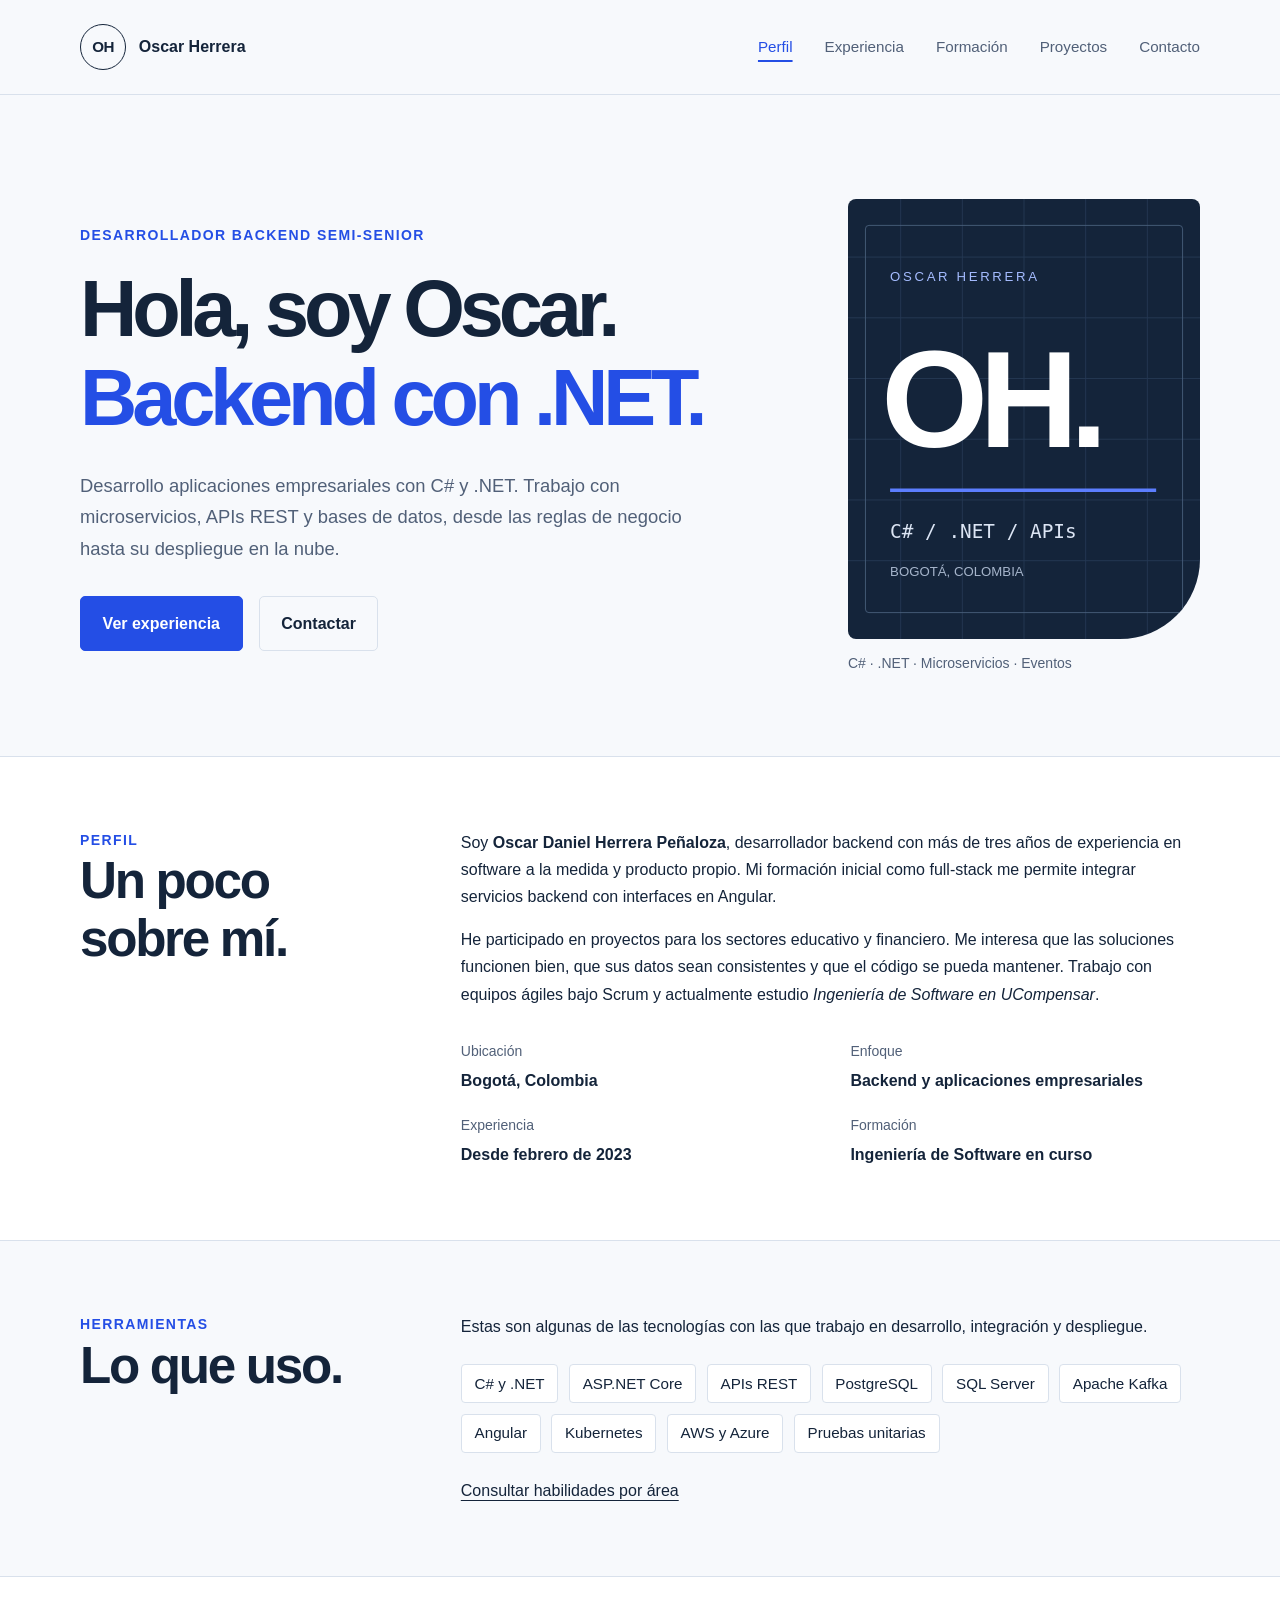
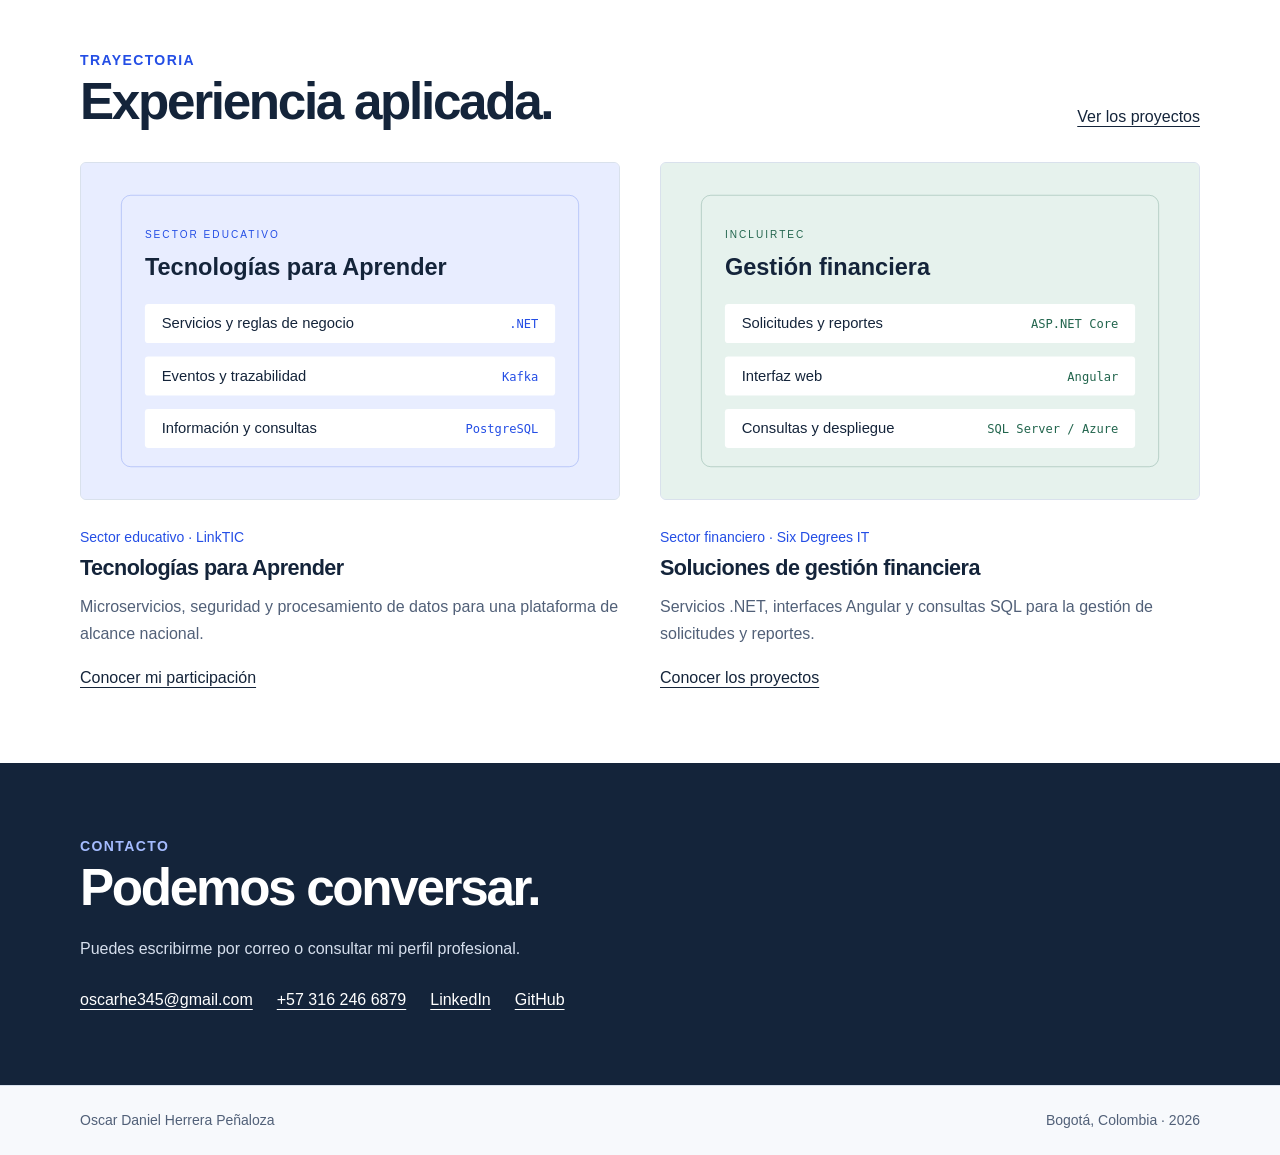
<file: index.html>
<!DOCTYPE html>
<html lang="es">
<head>
  <meta charset="UTF-8">
  <meta name="viewport" content="width=device-width, initial-scale=1">
  <meta name="description" content="Hoja de vida de Oscar Herrera: desarrollo backend con C# y .NET, microservicios y aplicaciones empresariales.">
  <meta name="theme-color" content="#14243a">
  <title>Desarrollador Backend .NET | Oscar Herrera</title>
  <link rel="icon" href="assets/monograma.svg" type="image/svg+xml">
  <link rel="stylesheet" href="css/estilos.css?v=20261119">
  <script src="js/interacciones.js" defer></script>
</head>
<body>
  <a class="saltar" href="#contenido">Saltar al contenido</a>
  <header class="cabecera">
    <div class="contenedor barra">
      <a class="marca" href="index.html" aria-label="Oscar Herrera, inicio"><span class="monograma" aria-hidden="true">OH</span>Oscar Herrera</a>
      <button class="boton-menu" type="button" aria-expanded="false" aria-controls="navegacion">Menú</button>
      <nav class="navegacion" id="navegacion" aria-label="Navegación principal">
        <a href="index.html" aria-current="page">Perfil</a>
        <a href="experiencia.html">Experiencia</a>
        <a href="formacion.html">Formación</a>
        <a href="proyectos.html">Proyectos</a>
        <a href="#contacto">Contacto</a>
      </nav>
    </div>
  </header>
  <main id="contenido">
<section class="presentacion">
  <div class="contenedor presentacion-grid">
    <div>
      <span class="etiqueta">Desarrollador Backend Semi-Senior</span>
      <h1>Hola, soy Oscar.<br><span>Backend con .NET.</span></h1>
      <p class="entrada">Desarrollo aplicaciones empresariales con C# y .NET. Trabajo con microservicios, APIs REST y bases de datos, desde las reglas de negocio hasta su despliegue en la nube.</p>
      <div class="acciones"><a class="boton" href="experiencia.html">Ver experiencia</a><a class="boton boton-secundario" href="#contacto">Contactar</a></div>
    </div>
    <figure class="retrato">
      <img src="assets/perfil.svg" alt="Monograma de Oscar Herrera y tecnologías de desarrollo backend" width="420" height="500">
      <figcaption>C# · .NET · Microservicios · Eventos</figcaption>
    </figure>
  </div>
</section>
<section class="seccion seccion-blanca" aria-labelledby="sobre-mi">
  <div class="contenedor division">
    <div><span class="etiqueta">Perfil</span><h2 id="sobre-mi">Un poco sobre mí.</h2></div>
    <div>
      <p>Soy <strong>Oscar Daniel Herrera Peñaloza</strong>, desarrollador backend con más de tres años de experiencia en software a la medida y producto propio. Mi formación inicial como full-stack me permite integrar servicios backend con interfaces en Angular.</p>
      <p>He participado en proyectos para los sectores educativo y financiero. Me interesa que las soluciones funcionen bien, que sus datos sean consistentes y que el código se pueda mantener. Trabajo con equipos ágiles bajo Scrum y actualmente estudio <em>Ingeniería de Software en UCompensar</em>.</p>
      <dl class="datos"><div><dt>Ubicación</dt><dd>Bogotá, Colombia</dd></div><div><dt>Enfoque</dt><dd>Backend y aplicaciones empresariales</dd></div><div><dt>Experiencia</dt><dd>Desde febrero de 2023</dd></div><div><dt>Formación</dt><dd>Ingeniería de Software en curso</dd></div></dl>
    </div>
  </div>
</section>
<section class="seccion" aria-labelledby="tecnologias">
  <div class="contenedor division">
    <div><span class="etiqueta">Herramientas</span><h2 id="tecnologias">Lo que uso.</h2></div>
    <div><p>Estas son algunas de las tecnologías con las que trabajo en desarrollo, integración y despliegue.</p>
      <ul class="habilidades"><li>C# y .NET</li><li>ASP.NET Core</li><li>APIs REST</li><li>PostgreSQL</li><li>SQL Server</li><li>Apache Kafka</li><li>Angular</li><li>Kubernetes</li><li>AWS y Azure</li><li>Pruebas unitarias</li></ul>
      <a href="formacion.html#habilidades">Consultar habilidades por área</a>
    </div>
  </div>
</section>
<section class="seccion seccion-blanca" aria-labelledby="trabajo-reciente">
  <div class="contenedor">
    <div class="cabecera-seccion"><div><span class="etiqueta">Trayectoria</span><h2 id="trabajo-reciente">Experiencia aplicada.</h2></div><a href="proyectos.html">Ver los proyectos</a></div>
    <div class="proyectos">
      <article class="proyecto"><a class="proyecto-imagen" href="proyectos.html#tpa"><img src="assets/educacion.svg" alt="Ilustración de servicios conectados para una plataforma educativa" width="800" height="500" loading="lazy"></a><span class="tipo-proyecto">Sector educativo · LinkTIC</span><h3>Tecnologías para Aprender</h3><p>Microservicios, seguridad y procesamiento de datos para una plataforma de alcance nacional.</p><a href="proyectos.html#tpa">Conocer mi participación</a></article>
      <article class="proyecto"><a class="proyecto-imagen" href="proyectos.html#incluirtec"><img src="assets/finanzas.svg" alt="Ilustración de información organizada en una plataforma financiera" width="800" height="500" loading="lazy"></a><span class="tipo-proyecto">Sector financiero · Six Degrees IT</span><h3>Soluciones de gestión financiera</h3><p>Servicios .NET, interfaces Angular y consultas SQL para la gestión de solicitudes y reportes.</p><a href="proyectos.html#incluirtec">Conocer los proyectos</a></article>
    </div>
  </div>
</section>
  </main>
  <section class="contacto" id="contacto" aria-labelledby="titulo-contacto">
    <div class="contenedor">
      <span class="etiqueta">Contacto</span>
      <h2 id="titulo-contacto">Podemos conversar.</h2>
      <p>Puedes escribirme por correo o consultar mi perfil profesional.</p>
      <div class="contactos">
        <a href="mailto:oscarhe345@gmail.com">oscarhe345@gmail.com</a>
        <a href="tel:+573162466879">+57 316 246 6879</a>
        <a href="https://www.linkedin.com/in/oscar-herrera-dev/" target="_blank" rel="noopener noreferrer">LinkedIn</a>
        <a href="https://github.com/OscDanHer" target="_blank" rel="noopener noreferrer">GitHub</a>
      </div>
    </div>
  </section>
  <footer class="pie">
    <div class="contenedor"><span>Oscar Daniel Herrera Peñaloza</span><span>Bogotá, Colombia · 2026</span></div>
  </footer>
</body>
</html>
</file>
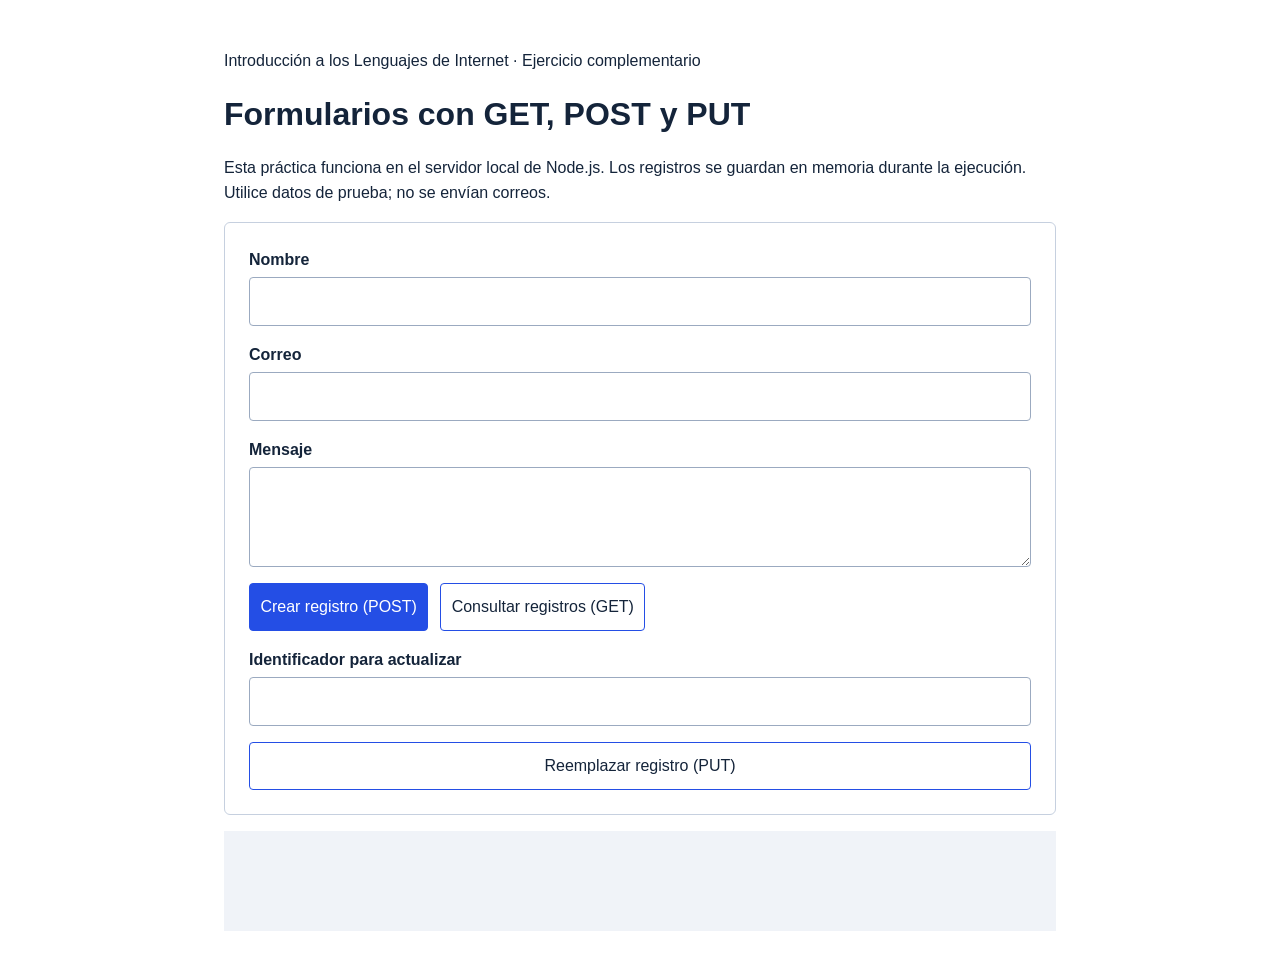
<file: practica-http/index.html>
<!DOCTYPE html>
<html lang="es">
<head>
  <meta charset="UTF-8">
  <meta name="viewport" content="width=device-width, initial-scale=1">
  <title>Práctica local de formularios HTTP</title>
  <script src="formulario.js" defer></script>
  <style>
    * { box-sizing: border-box; }
    body { max-width: 880px; margin: 3rem auto; padding: 0 1.5rem; color: #14243a; font: 1rem/1.6 "Segoe UI", Arial, sans-serif; }
    h1 { line-height: 1.2; }
    form { display: grid; gap: 1rem; padding: 1.5rem; border: 1px solid #c6d0df; border-radius: 6px; }
    label { display: grid; gap: 0.3rem; font-weight: 600; }
    input, textarea, button { font: inherit; padding: 0.65rem; }
    input, textarea { border: 1px solid #9baac0; border-radius: 4px; }
    button { cursor: pointer; border: 1px solid #244ee5; border-radius: 4px; background: white; color: #14243a; }
    button:first-child { background: #244ee5; color: white; }
    .acciones { display: flex; flex-wrap: wrap; gap: 0.75rem; }
    pre { white-space: pre-wrap; overflow-wrap: anywhere; background: #f0f3f8; padding: 1rem; min-height: 100px; }
    :focus-visible { outline: 3px solid #244ee5; outline-offset: 3px; }
  </style>
</head>
<body>
  <p>Introducción a los Lenguajes de Internet · Ejercicio complementario</p>
  <h1>Formularios con GET, POST y PUT</h1>
  <p>Esta práctica funciona en el servidor local de Node.js. Los registros se guardan en memoria durante la ejecución. Utilice datos de prueba; no se envían correos.</p>
  <form id="formulario" action="/api/mensajes" method="post">
    <label>Nombre<input name="nombre" required maxlength="100"></label>
    <label>Correo<input name="correo" type="email" required maxlength="150"></label>
    <label>Mensaje<textarea name="mensaje" rows="3" required maxlength="1000"></textarea></label>
    <div class="acciones"><button type="submit">Crear registro (POST)</button><button id="consultar" type="button">Consultar registros (GET)</button></div>
    <label>Identificador para actualizar<input name="id" type="number" min="1" step="1"></label>
    <button id="actualizar" type="button">Reemplazar registro (PUT)</button>
  </form>
  <p id="estado" role="status" aria-live="polite"></p>
  <pre id="resultado" aria-label="Respuesta del servidor"></pre>
</body>
</html>
</file>
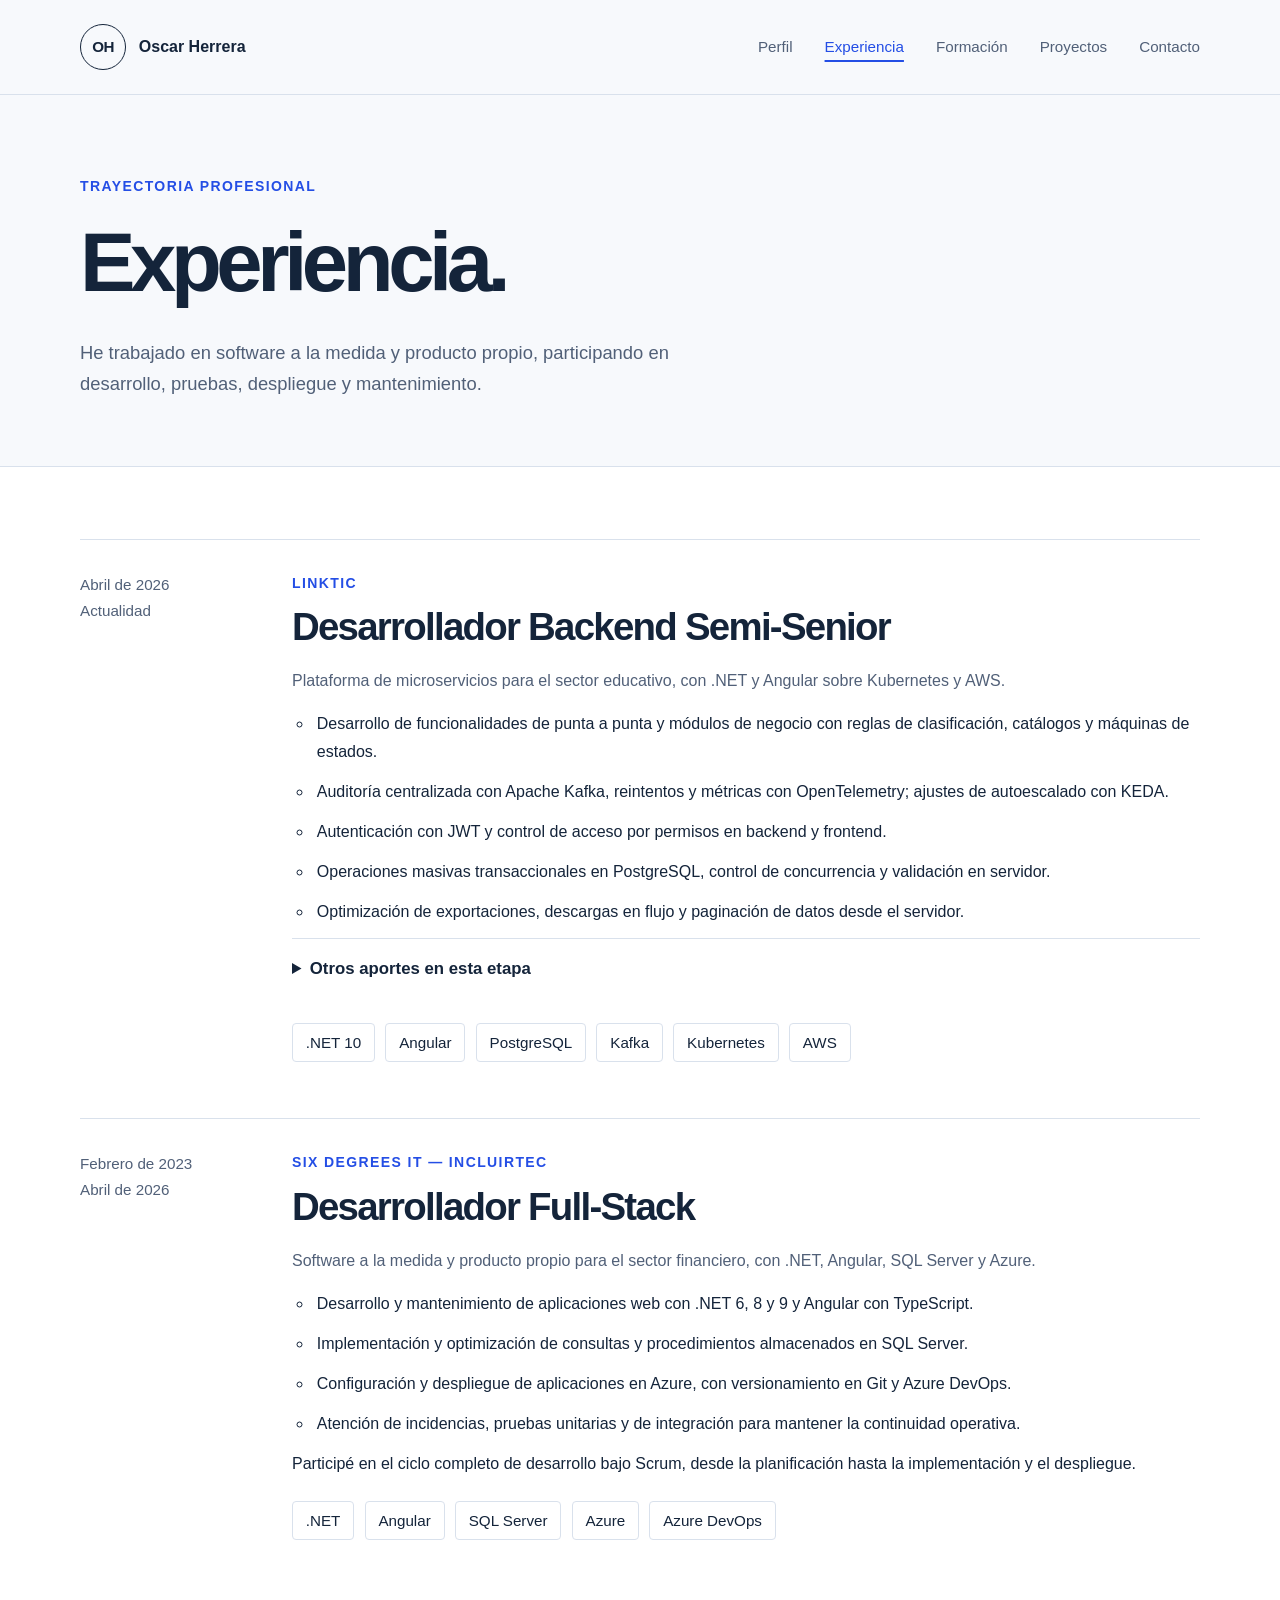
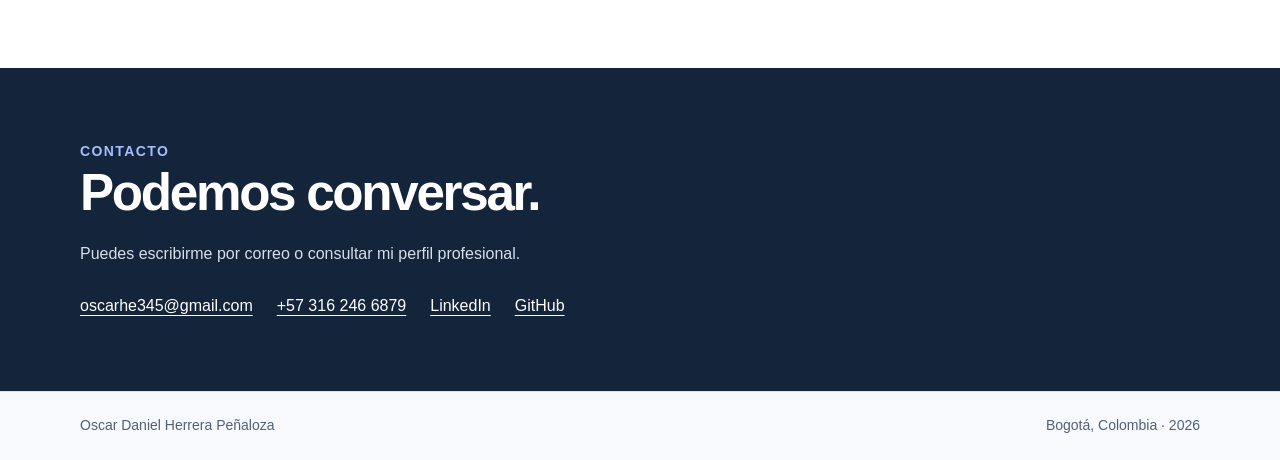
<file: experiencia.html>
<!DOCTYPE html>
<html lang="es">
<head>
  <meta charset="UTF-8">
  <meta name="viewport" content="width=device-width, initial-scale=1">
  <meta name="description" content="Experiencia de Oscar Herrera en LinkTIC y Six Degrees IT, con desarrollo backend .NET y aplicaciones full-stack.">
  <meta name="theme-color" content="#14243a">
  <title>Experiencia | Oscar Herrera</title>
  <link rel="icon" href="assets/monograma.svg" type="image/svg+xml">
  <link rel="stylesheet" href="css/estilos.css?v=20261119">
  <script src="js/interacciones.js" defer></script>
</head>
<body>
  <a class="saltar" href="#contenido">Saltar al contenido</a>
  <header class="cabecera">
    <div class="contenedor barra">
      <a class="marca" href="index.html" aria-label="Oscar Herrera, inicio"><span class="monograma" aria-hidden="true">OH</span>Oscar Herrera</a>
      <button class="boton-menu" type="button" aria-expanded="false" aria-controls="navegacion">Menú</button>
      <nav class="navegacion" id="navegacion" aria-label="Navegación principal">
        <a href="index.html">Perfil</a>
        <a href="experiencia.html" aria-current="page">Experiencia</a>
        <a href="formacion.html">Formación</a>
        <a href="proyectos.html">Proyectos</a>
        <a href="#contacto">Contacto</a>
      </nav>
    </div>
  </header>
  <main id="contenido">
<section class="pagina-intro"><div class="contenedor"><span class="etiqueta">Trayectoria profesional</span><h1>Experiencia.</h1><p class="entrada">He trabajado en software a la medida y producto propio, participando en desarrollo, pruebas, despliegue y mantenimiento.</p></div></section>
<section class="seccion seccion-blanca" aria-label="Experiencia laboral">
  <div class="contenedor"><ol class="cronologia">
    <li><div class="fecha">Abril de 2026<br>Actualidad</div><article><span class="etiqueta">LinkTIC</span><h2 class="titulo-puesto">Desarrollador Backend Semi-Senior</h2><p class="texto-secundario">Plataforma de microservicios para el sector educativo, con .NET y Angular sobre Kubernetes y AWS.</p>
      <ul class="lista-trabajo"><li>Desarrollo de funcionalidades de punta a punta y módulos de negocio con reglas de clasificación, catálogos y máquinas de estados.</li><li>Auditoría centralizada con Apache Kafka, reintentos y métricas con OpenTelemetry; ajustes de autoescalado con KEDA.</li><li>Autenticación con JWT y control de acceso por permisos en backend y frontend.</li><li>Operaciones masivas transaccionales en PostgreSQL, control de concurrencia y validación en servidor.</li><li>Optimización de exportaciones, descargas en flujo y paginación de datos desde el servidor.</li></ul>
      <details><summary>Otros aportes en esta etapa</summary><p>También resolví el manejo de sesiones con tokens JWT extensos en un SDK compartido. Participé en un servicio de Windows y su agente de escritorio, con telemetría, sincronización, cifrado de la base de datos local y mejoras de resiliencia. Mantuve el quality gate de SonarQube mediante pruebas unitarias y refactorización.</p></details>
      <ul class="habilidades" aria-label="Tecnologías utilizadas"><li>.NET 10</li><li>Angular</li><li>PostgreSQL</li><li>Kafka</li><li>Kubernetes</li><li>AWS</li></ul>
    </article></li>
    <li><div class="fecha">Febrero de 2023<br>Abril de 2026</div><article><span class="etiqueta">Six Degrees IT — Incluirtec</span><h2 class="titulo-puesto">Desarrollador Full-Stack</h2><p class="texto-secundario">Software a la medida y producto propio para el sector financiero, con .NET, Angular, SQL Server y Azure.</p>
      <ul class="lista-trabajo"><li>Desarrollo y mantenimiento de aplicaciones web con .NET 6, 8 y 9 y Angular con TypeScript.</li><li>Implementación y optimización de consultas y procedimientos almacenados en SQL Server.</li><li>Configuración y despliegue de aplicaciones en Azure, con versionamiento en Git y Azure DevOps.</li><li>Atención de incidencias, pruebas unitarias y de integración para mantener la continuidad operativa.</li></ul>
      <p>Participé en el ciclo completo de desarrollo bajo Scrum, desde la planificación hasta la implementación y el despliegue.</p>
      <ul class="habilidades" aria-label="Tecnologías utilizadas"><li>.NET</li><li>Angular</li><li>SQL Server</li><li>Azure</li><li>Azure DevOps</li></ul>
    </article></li>
  </ol></div>
</section>
  </main>
  <section class="contacto" id="contacto" aria-labelledby="titulo-contacto">
    <div class="contenedor">
      <span class="etiqueta">Contacto</span>
      <h2 id="titulo-contacto">Podemos conversar.</h2>
      <p>Puedes escribirme por correo o consultar mi perfil profesional.</p>
      <div class="contactos">
        <a href="mailto:oscarhe345@gmail.com">oscarhe345@gmail.com</a>
        <a href="tel:+573162466879">+57 316 246 6879</a>
        <a href="https://www.linkedin.com/in/oscar-herrera-dev/" target="_blank" rel="noopener noreferrer">LinkedIn</a>
        <a href="https://github.com/OscDanHer" target="_blank" rel="noopener noreferrer">GitHub</a>
      </div>
    </div>
  </section>
  <footer class="pie">
    <div class="contenedor"><span>Oscar Daniel Herrera Peñaloza</span><span>Bogotá, Colombia · 2026</span></div>
  </footer>
</body>
</html>
</file>
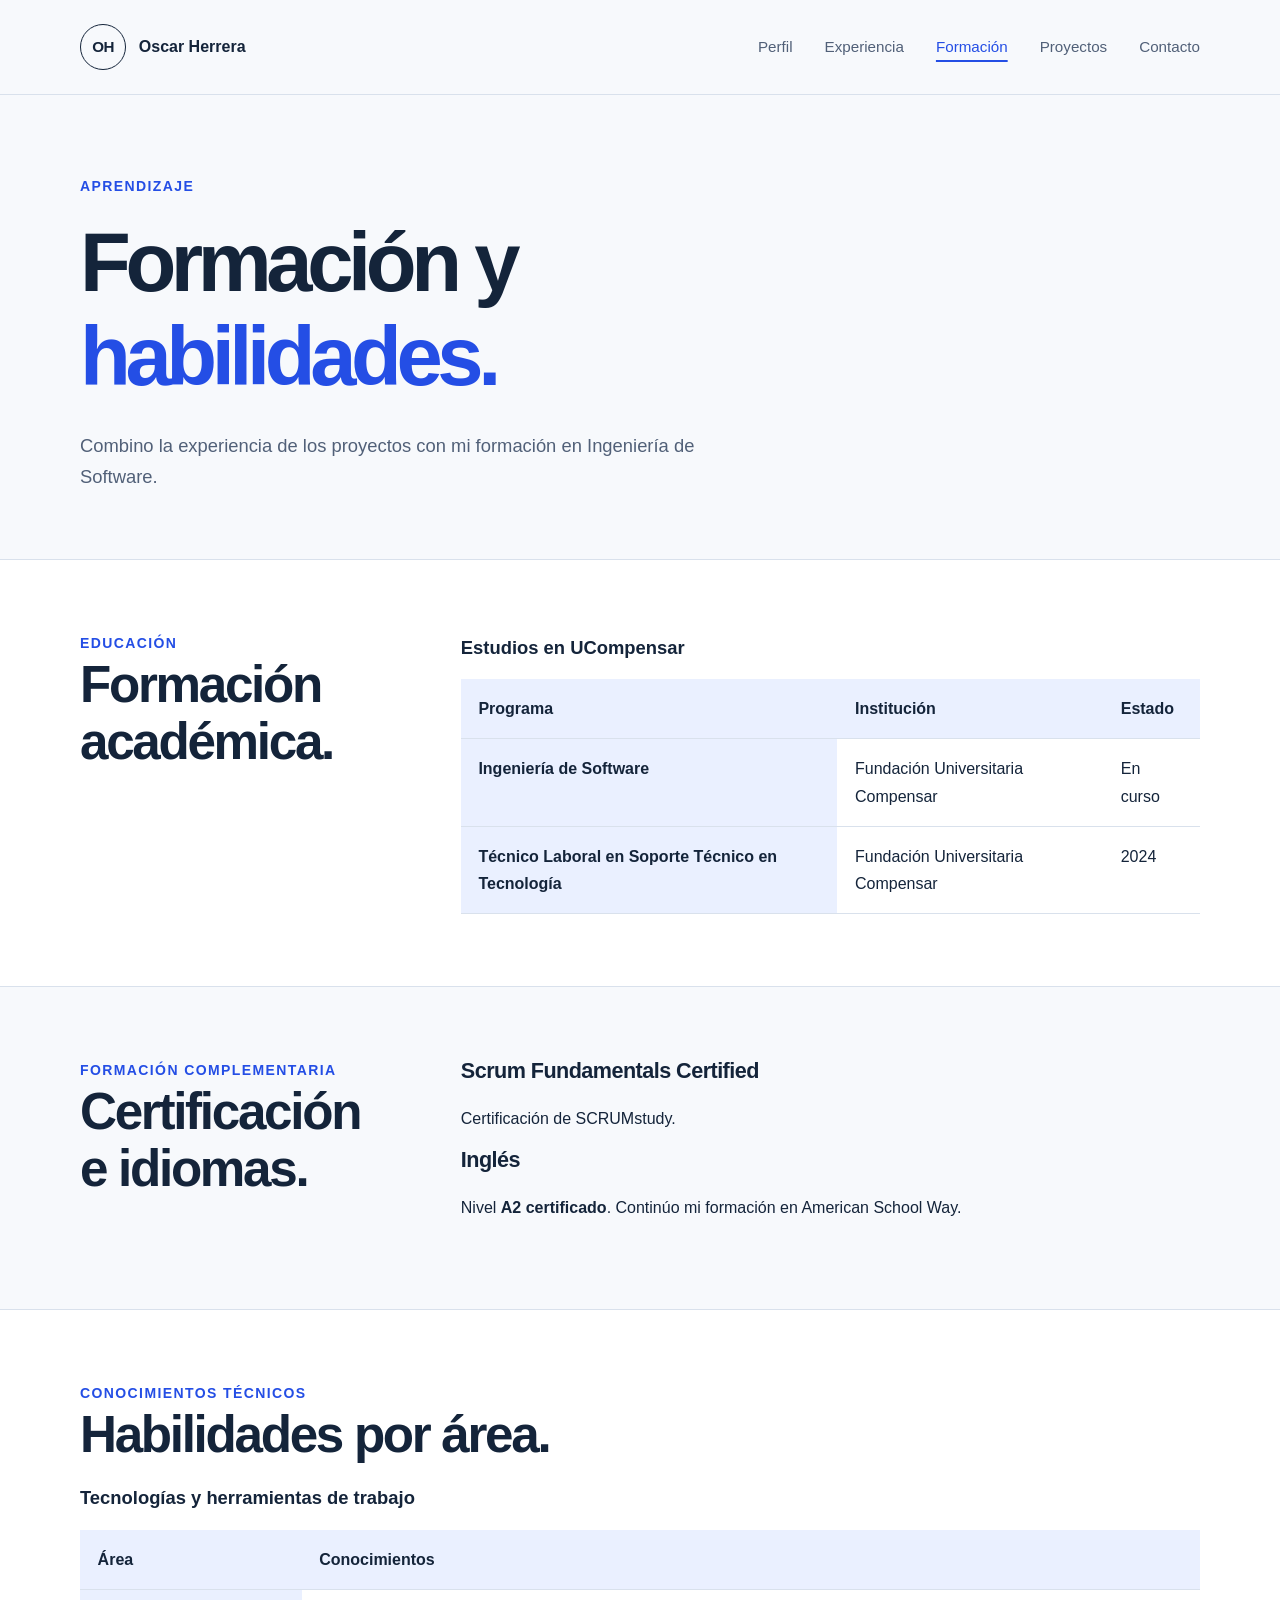
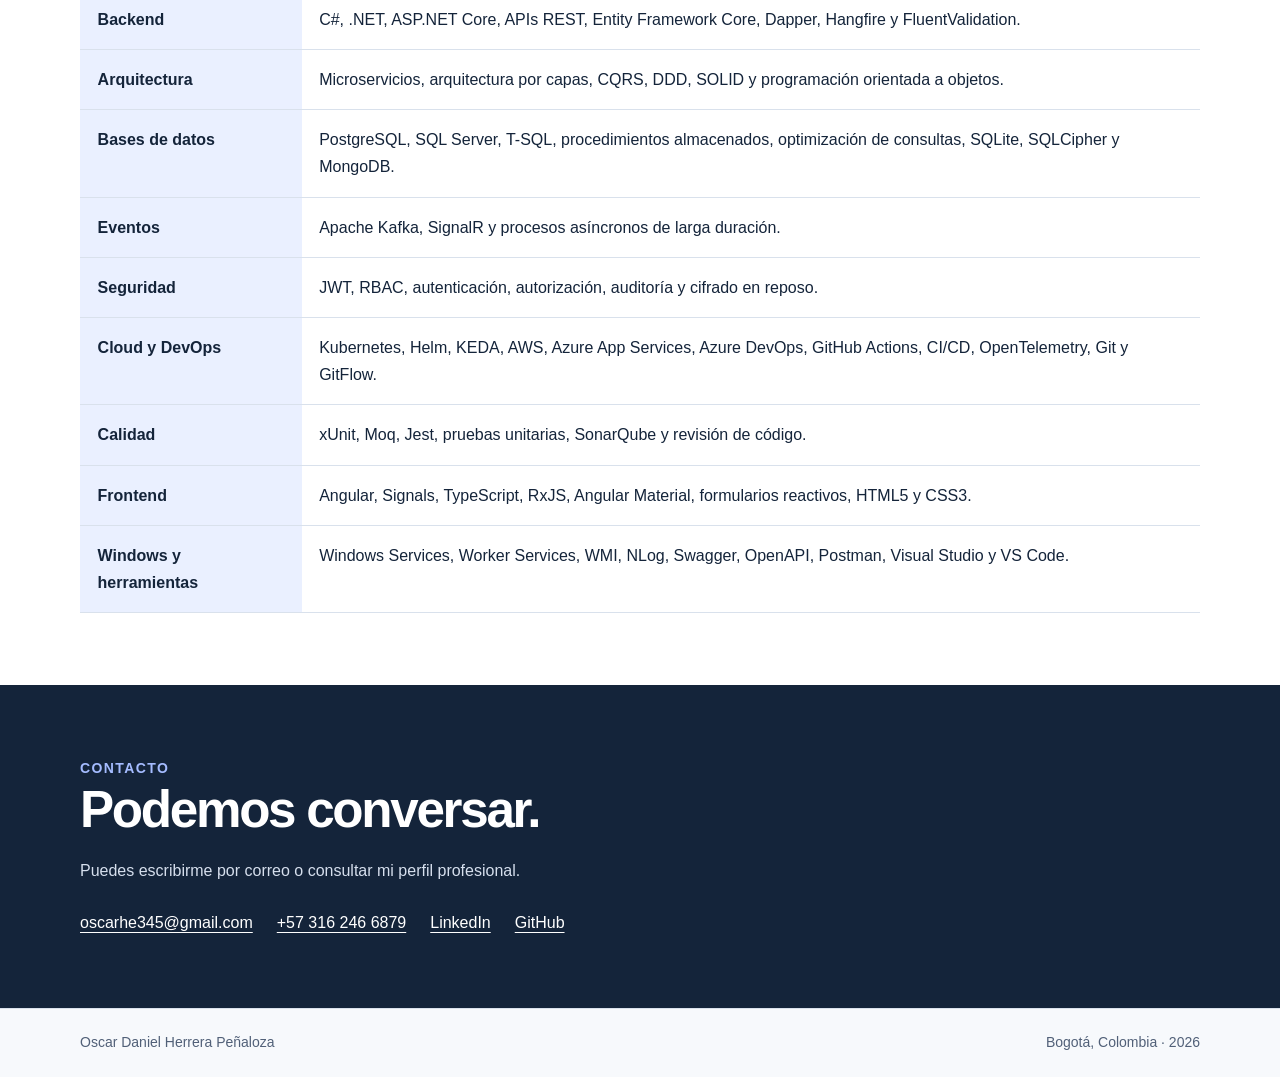
<file: formacion.html>
<!DOCTYPE html>
<html lang="es">
<head>
  <meta charset="UTF-8">
  <meta name="viewport" content="width=device-width, initial-scale=1">
  <meta name="description" content="Formación académica, certificaciones, idiomas y habilidades técnicas de Oscar Herrera.">
  <meta name="theme-color" content="#14243a">
  <title>Formación y habilidades | Oscar Herrera</title>
  <link rel="icon" href="assets/monograma.svg" type="image/svg+xml">
  <link rel="stylesheet" href="css/estilos.css?v=20261119">
  <script src="js/interacciones.js" defer></script>
</head>
<body>
  <a class="saltar" href="#contenido">Saltar al contenido</a>
  <header class="cabecera">
    <div class="contenedor barra">
      <a class="marca" href="index.html" aria-label="Oscar Herrera, inicio"><span class="monograma" aria-hidden="true">OH</span>Oscar Herrera</a>
      <button class="boton-menu" type="button" aria-expanded="false" aria-controls="navegacion">Menú</button>
      <nav class="navegacion" id="navegacion" aria-label="Navegación principal">
        <a href="index.html">Perfil</a>
        <a href="experiencia.html">Experiencia</a>
        <a href="formacion.html" aria-current="page">Formación</a>
        <a href="proyectos.html">Proyectos</a>
        <a href="#contacto">Contacto</a>
      </nav>
    </div>
  </header>
  <main id="contenido">
<section class="pagina-intro"><div class="contenedor"><span class="etiqueta">Aprendizaje</span><h1>Formación y<br><span>habilidades.</span></h1><p class="entrada">Combino la experiencia de los proyectos con mi formación en Ingeniería de Software.</p></div></section>
<section class="seccion seccion-blanca" aria-labelledby="estudios"><div class="contenedor division"><div><span class="etiqueta">Educación</span><h2 id="estudios">Formación académica.</h2></div><div class="tabla-contenedor"><table><caption>Estudios en UCompensar</caption><thead><tr><th scope="col">Programa</th><th scope="col">Institución</th><th scope="col">Estado</th></tr></thead><tbody><tr><th scope="row">Ingeniería de Software</th><td>Fundación Universitaria Compensar</td><td>En curso</td></tr><tr><th scope="row">Técnico Laboral en Soporte Técnico en Tecnología</th><td>Fundación Universitaria Compensar</td><td>2024</td></tr></tbody></table></div></div></section>
<section class="seccion" aria-labelledby="certificaciones"><div class="contenedor division"><div><span class="etiqueta">Formación complementaria</span><h2 id="certificaciones">Certificación e idiomas.</h2></div><div><h3>Scrum Fundamentals Certified</h3><p>Certificación de SCRUMstudy.</p><h3>Inglés</h3><p>Nivel <strong>A2 certificado</strong>. Continúo mi formación en American School Way.</p></div></div></section>
<section class="seccion seccion-blanca" id="habilidades" aria-labelledby="areas"><div class="contenedor"><span class="etiqueta">Conocimientos técnicos</span><h2 id="areas">Habilidades por área.</h2><div class="tabla-contenedor"><table><caption>Tecnologías y herramientas de trabajo</caption><thead><tr><th scope="col">Área</th><th scope="col">Conocimientos</th></tr></thead><tbody>
  <tr><th scope="row">Backend</th><td>C#, .NET, ASP.NET Core, APIs REST, Entity Framework Core, Dapper, Hangfire y FluentValidation.</td></tr>
  <tr><th scope="row">Arquitectura</th><td>Microservicios, arquitectura por capas, CQRS, DDD, SOLID y programación orientada a objetos.</td></tr>
  <tr><th scope="row">Bases de datos</th><td>PostgreSQL, SQL Server, T-SQL, procedimientos almacenados, optimización de consultas, SQLite, SQLCipher y MongoDB.</td></tr>
  <tr><th scope="row">Eventos</th><td>Apache Kafka, SignalR y procesos asíncronos de larga duración.</td></tr>
  <tr><th scope="row">Seguridad</th><td>JWT, RBAC, autenticación, autorización, auditoría y cifrado en reposo.</td></tr>
  <tr><th scope="row">Cloud y DevOps</th><td>Kubernetes, Helm, KEDA, AWS, Azure App Services, Azure DevOps, GitHub Actions, CI/CD, OpenTelemetry, Git y GitFlow.</td></tr>
  <tr><th scope="row">Calidad</th><td>xUnit, Moq, Jest, pruebas unitarias, SonarQube y revisión de código.</td></tr>
  <tr><th scope="row">Frontend</th><td>Angular, Signals, TypeScript, RxJS, Angular Material, formularios reactivos, HTML5 y CSS3.</td></tr>
  <tr><th scope="row">Windows y herramientas</th><td>Windows Services, Worker Services, WMI, NLog, Swagger, OpenAPI, Postman, Visual Studio y VS Code.</td></tr>
</tbody></table></div></div></section>
  </main>
  <section class="contacto" id="contacto" aria-labelledby="titulo-contacto">
    <div class="contenedor">
      <span class="etiqueta">Contacto</span>
      <h2 id="titulo-contacto">Podemos conversar.</h2>
      <p>Puedes escribirme por correo o consultar mi perfil profesional.</p>
      <div class="contactos">
        <a href="mailto:oscarhe345@gmail.com">oscarhe345@gmail.com</a>
        <a href="tel:+573162466879">+57 316 246 6879</a>
        <a href="https://www.linkedin.com/in/oscar-herrera-dev/" target="_blank" rel="noopener noreferrer">LinkedIn</a>
        <a href="https://github.com/OscDanHer" target="_blank" rel="noopener noreferrer">GitHub</a>
      </div>
    </div>
  </section>
  <footer class="pie">
    <div class="contenedor"><span>Oscar Daniel Herrera Peñaloza</span><span>Bogotá, Colombia · 2026</span></div>
  </footer>
</body>
</html>
</file>
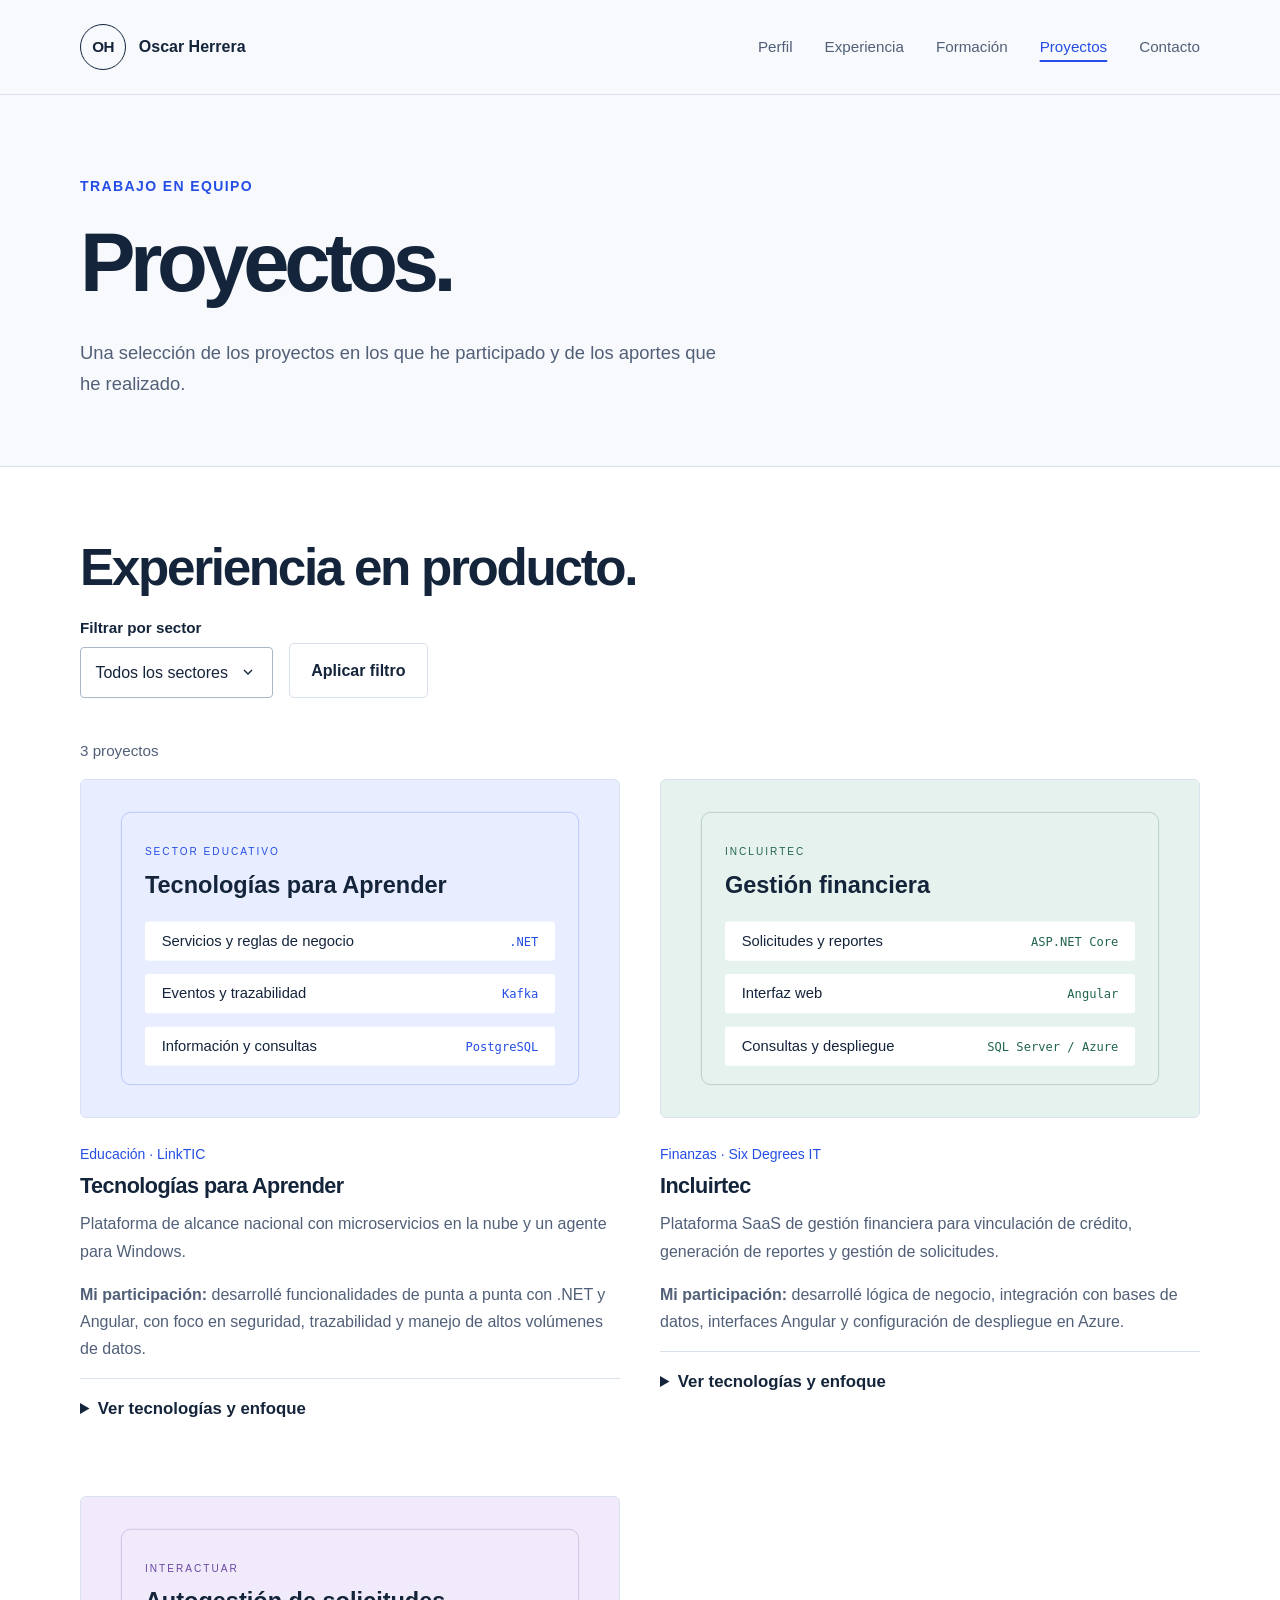
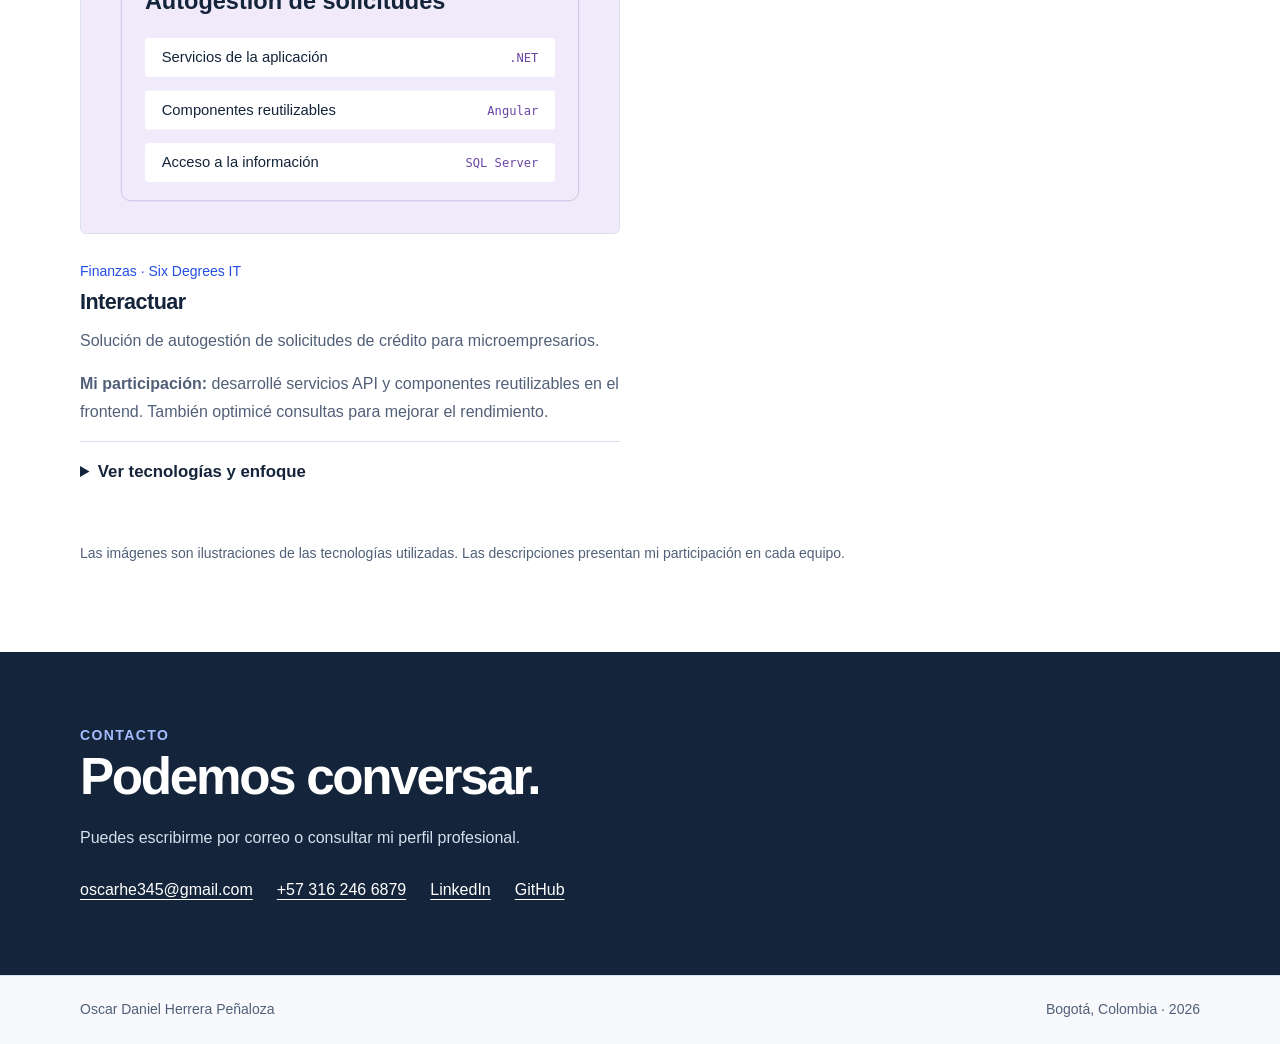
<file: proyectos.html>
<!DOCTYPE html>
<html lang="es">
<head>
  <meta charset="UTF-8">
  <meta name="viewport" content="width=device-width, initial-scale=1">
  <meta name="description" content="Participación de Oscar Herrera en Tecnologías para Aprender, Incluirtec e Interactuar.">
  <meta name="theme-color" content="#14243a">
  <title>Proyectos | Oscar Herrera</title>
  <link rel="icon" href="assets/monograma.svg" type="image/svg+xml">
  <link rel="stylesheet" href="css/estilos.css?v=20261119">
  <script src="js/interacciones.js" defer></script>
</head>
<body>
  <a class="saltar" href="#contenido">Saltar al contenido</a>
  <header class="cabecera">
    <div class="contenedor barra">
      <a class="marca" href="index.html" aria-label="Oscar Herrera, inicio"><span class="monograma" aria-hidden="true">OH</span>Oscar Herrera</a>
      <button class="boton-menu" type="button" aria-expanded="false" aria-controls="navegacion">Menú</button>
      <nav class="navegacion" id="navegacion" aria-label="Navegación principal">
        <a href="index.html">Perfil</a>
        <a href="experiencia.html">Experiencia</a>
        <a href="formacion.html">Formación</a>
        <a href="proyectos.html" aria-current="page">Proyectos</a>
        <a href="#contacto">Contacto</a>
      </nav>
    </div>
  </header>
  <main id="contenido">
<section class="pagina-intro"><div class="contenedor"><span class="etiqueta">Trabajo en equipo</span><h1>Proyectos.</h1><p class="entrada">Una selección de los proyectos en los que he participado y de los aportes que he realizado.</p></div></section>
<section class="seccion seccion-blanca" aria-labelledby="seleccion"><div class="contenedor"><h2 id="seleccion">Experiencia en producto.</h2>
  <form class="filtro" action="proyectos.html" method="get"><div class="campo"><label for="sector">Filtrar por sector</label><select name="sector" id="sector"><option value="todos">Todos los sectores</option><option value="educacion">Educación</option><option value="finanzas">Finanzas</option></select></div><button class="boton boton-secundario" type="submit">Aplicar filtro</button></form>
  <p class="resultado-filtro" role="status"></p>
  <div class="proyectos proyectos-detalle">
    <article class="proyecto" id="tpa" data-sector="educacion"><div class="proyecto-imagen"><img src="assets/educacion.svg" alt="Ilustración conceptual de servicios para el sector educativo" width="800" height="500"></div><span class="tipo-proyecto">Educación · LinkTIC</span><h3>Tecnologías para Aprender</h3><p>Plataforma de alcance nacional con microservicios en la nube y un agente para Windows.</p><p><strong>Mi participación:</strong> desarrollé funcionalidades de punta a punta con .NET y Angular, con foco en seguridad, trazabilidad y manejo de altos volúmenes de datos.</p><details><summary>Ver tecnologías y enfoque</summary><p>.NET, Angular, PostgreSQL, Apache Kafka, Kubernetes y AWS. Mis aportes incluyen control de acceso, procesamiento de eventos, optimización de consultas y mejoras en la sincronización del agente Windows.</p></details></article>
    <article class="proyecto" id="incluirtec" data-sector="finanzas"><div class="proyecto-imagen"><img src="assets/finanzas.svg" alt="Ilustración conceptual de una plataforma de gestión financiera" width="800" height="500"></div><span class="tipo-proyecto">Finanzas · Six Degrees IT</span><h3>Incluirtec</h3><p>Plataforma SaaS de gestión financiera para vinculación de crédito, generación de reportes y gestión de solicitudes.</p><p><strong>Mi participación:</strong> desarrollé lógica de negocio, integración con bases de datos, interfaces Angular y configuración de despliegue en Azure.</p><details><summary>Ver tecnologías y enfoque</summary><p>.NET 6, Angular 13, SQL Server y Azure DevOps. Participé en la integración entre las reglas de negocio, los datos y la presentación de la información.</p></details></article>
    <article class="proyecto" id="interactuar" data-sector="finanzas"><div class="proyecto-imagen"><img src="assets/solicitudes.svg" alt="Ilustración conceptual de solicitudes de crédito y servicios API" width="800" height="500" loading="lazy"></div><span class="tipo-proyecto">Finanzas · Six Degrees IT</span><h3>Interactuar</h3><p>Solución de autogestión de solicitudes de crédito para microempresarios.</p><p><strong>Mi participación:</strong> desarrollé servicios API y componentes reutilizables en el frontend. También optimicé consultas para mejorar el rendimiento.</p><details><summary>Ver tecnologías y enfoque</summary><p>.NET 6 y 8, Angular 13 y SQL Server, con integración entre los servicios y los componentes de la aplicación.</p></details></article>
  </div>
  <p class="sin-resultados" hidden>No hay proyectos para el sector seleccionado.</p>
  <p class="nota-proyectos">Las imágenes son ilustraciones de las tecnologías utilizadas. Las descripciones presentan mi participación en cada equipo.</p>
</div></section>
  </main>
  <section class="contacto" id="contacto" aria-labelledby="titulo-contacto">
    <div class="contenedor">
      <span class="etiqueta">Contacto</span>
      <h2 id="titulo-contacto">Podemos conversar.</h2>
      <p>Puedes escribirme por correo o consultar mi perfil profesional.</p>
      <div class="contactos">
        <a href="mailto:oscarhe345@gmail.com">oscarhe345@gmail.com</a>
        <a href="tel:+573162466879">+57 316 246 6879</a>
        <a href="https://www.linkedin.com/in/oscar-herrera-dev/" target="_blank" rel="noopener noreferrer">LinkedIn</a>
        <a href="https://github.com/OscDanHer" target="_blank" rel="noopener noreferrer">GitHub</a>
      </div>
    </div>
  </section>
  <footer class="pie">
    <div class="contenedor"><span>Oscar Daniel Herrera Peñaloza</span><span>Bogotá, Colombia · 2026</span></div>
  </footer>
</body>
</html>
</file>
<file: css/estilos.css>
:root {
  --fondo: #f7f9fc;
  --papel: #ffffff;
  --texto: #14243a;
  --secundario: #516078;
  --azul: #244ee5;
  --borde: #d9e1ec;
  --suave: #eaf0ff;
  --ancho: 1120px;
}

* { box-sizing: border-box; }
html { scroll-behavior: smooth; }
body { margin: 0; background: var(--fondo); color: var(--texto); font: 1rem/1.7 "Segoe UI", Arial, sans-serif; }
img { display: block; max-width: 100%; height: auto; }
a { color: inherit; text-underline-offset: 0.25em; }
button, input, select, textarea { font: inherit; }
button, select { cursor: pointer; }
button, a, input, select, textarea { -webkit-tap-highlight-color: transparent; }
:focus-visible { outline: 3px solid var(--azul); outline-offset: 5px; }
[hidden] { display: none !important; }
.contenedor { width: min(calc(100% - 3rem), var(--ancho)); margin-inline: auto; }
.saltar { position: fixed; top: -5rem; left: 1rem; padding: 0.6rem 1rem; background: var(--texto); color: white; z-index: 10; }
.saltar:focus { top: 1rem; }
.cabecera { border-bottom: 1px solid var(--borde); background: var(--fondo); }
.barra { min-height: 94px; display: flex; align-items: center; justify-content: space-between; gap: 2rem; }
.marca { display: inline-flex; align-items: center; gap: 0.8rem; font-weight: 650; text-decoration: none; }
.monograma { display: grid; place-items: center; width: 46px; height: 46px; border: 1px solid var(--texto); border-radius: 50%; font-size: 0.95rem; letter-spacing: -0.05em; }
.navegacion { display: flex; gap: 2rem; align-items: center; }
.navegacion a { color: var(--secundario); text-decoration: none; font-size: 0.95rem; }
.navegacion a:hover, .navegacion a[aria-current="page"] { color: var(--azul); }
.navegacion a[aria-current="page"] { text-decoration: underline; text-decoration-thickness: 2px; text-underline-offset: 0.5rem; }
.boton-menu { display: none; border: 1px solid var(--borde); background: var(--papel); padding: 0.5rem 0.85rem; border-radius: 5px; color: var(--texto); }
.presentacion { padding-block: 6.5rem 5rem; }
.presentacion-grid { display: grid; grid-template-columns: minmax(0, 1.4fr) minmax(250px, 0.7fr); gap: 4rem; align-items: center; }
.etiqueta { display: block; color: var(--azul); font-size: 0.875rem; font-weight: 650; letter-spacing: 0.1em; text-transform: uppercase; }
h1, h2, h3, p { margin-top: 0; }
h1, h2, h3 { line-height: 1.12; }
h1 { font-size: clamp(3.2rem, 6.2vw, 5.2rem); font-weight: 650; letter-spacing: -0.065em; margin-block: 1.1rem 1.7rem; }
h1 span { color: var(--azul); }
h2 { font-size: clamp(2rem, 4vw, 3.2rem); font-weight: 600; letter-spacing: -0.045em; margin-bottom: 1.2rem; }
h3 { font-size: 1.35rem; font-weight: 650; letter-spacing: -0.025em; }
.entrada { font-size: 1.15rem; line-height: 1.7; max-width: 650px; color: var(--secundario); }
.acciones { display: flex; flex-wrap: wrap; align-items: center; gap: 1rem; margin-top: 2rem; }
.boton { display: inline-flex; justify-content: center; align-items: center; padding: 0.8rem 1.35rem; min-height: 48px; border: 1px solid var(--azul); border-radius: 5px; color: white; background: var(--azul); font-weight: 600; text-decoration: none; transition: background 150ms; }
.boton:hover { background: #1738b8; }
.boton-secundario { background: transparent; color: var(--texto); border-color: var(--borde); }
.boton-secundario:hover { background: var(--suave); }
.retrato { margin: 0; position: relative; }
.retrato img { width: 100%; aspect-ratio: 4 / 5; object-fit: cover; border-radius: 8px 8px 80px 8px; }
.retrato figcaption { margin-top: 0.8rem; font-size: 0.875rem; color: var(--secundario); }
.seccion { padding-block: 4.5rem; border-top: 1px solid var(--borde); scroll-margin-top: 2rem; }
.seccion-blanca { background: var(--papel); }
.division { display: grid; grid-template-columns: 0.6fr 1.4fr; gap: 4rem; }
.division p { max-width: 760px; }
.texto-secundario { color: var(--secundario); }
.datos { display: grid; grid-template-columns: repeat(2, minmax(0, 1fr)); gap: 1.25rem 2.5rem; margin: 2rem 0 0; }
.datos dt { font-size: 0.875rem; color: var(--secundario); }
.datos dd { margin: 0.2rem 0 0; font-weight: 600; }
.habilidades { list-style: none; display: flex; flex-wrap: wrap; gap: 0.65rem; padding: 0; margin-block: 1.5rem; }
.habilidades li { padding: 0.35rem 0.8rem; border: 1px solid var(--borde); border-radius: 4px; background: var(--papel); font-size: 0.95rem; }
.cabecera-seccion { display: flex; align-items: end; justify-content: space-between; gap: 2rem; margin-bottom: 2rem; }
.cabecera-seccion h2 { margin-bottom: 0; }
.proyectos { display: grid; grid-template-columns: repeat(2, minmax(0, 1fr)); gap: 2.5rem; }
.proyecto { min-width: 0; }
.proyecto-imagen { display: block; overflow: hidden; background: var(--suave); border: 1px solid var(--borde); border-radius: 6px; margin-bottom: 1.4rem; }
.proyecto-imagen img { width: 100%; aspect-ratio: 16 / 10; object-fit: cover; object-position: top; transition: transform 180ms; }
.proyecto-imagen:hover img { transform: scale(1.02); }
.proyecto h3 { margin-block: 0.4rem 0.8rem; }
.proyecto p { color: var(--secundario); }
.tipo-proyecto { font-size: 0.875rem; color: var(--azul); }
.enlaces-proyecto { display: flex; flex-wrap: wrap; gap: 1rem; }
.enlaces-proyecto a { font-size: 0.95rem; font-weight: 600; }
.pagina-intro { padding-block: 5rem 3rem; }
.pagina-intro h1 { font-size: clamp(3rem, 6.5vw, 5.2rem); }
.cronologia { list-style: none; padding: 0; margin: 0; }
.cronologia > li { display: grid; grid-template-columns: 180px 1fr; gap: 2rem; padding-block: 2rem; border-top: 1px solid var(--borde); }
.cronologia h3 { margin-bottom: 0.65rem; }
.titulo-puesto { font-size: clamp(1.8rem, 3vw, 2.6rem); margin-top: 0.6rem; }
.lista-trabajo { padding-left: 1.3rem; }
.lista-trabajo li { padding-left: 0.25rem; margin-bottom: 0.8rem; }
.proyectos-detalle { row-gap: 3.5rem; }
.nota-proyectos { margin-top: 2.5rem; color: var(--secundario); font-size: 0.875rem; }
.resultado-filtro { font-size: 0.95rem; color: var(--secundario); }
.contacto .etiqueta { color: #a5bcff; }
.fecha { font-size: 0.95rem; color: var(--secundario); }
.tabla-contenedor { width: 100%; overflow-x: auto; }
table { width: 100%; border-collapse: collapse; text-align: left; }
caption { text-align: left; font-size: 1.15rem; font-weight: 600; margin-bottom: 1rem; }
th, td { border-bottom: 1px solid var(--borde); padding: 1rem 1.1rem; vertical-align: top; }
th { background: var(--suave); font-weight: 600; }
td:first-child { font-weight: 600; }
.filtro { display: flex; align-items: end; flex-wrap: wrap; gap: 1rem; margin-bottom: 2.5rem; }
.campo { display: grid; gap: 0.35rem; }
label { font-size: 0.95rem; font-weight: 600; }
input, select, textarea { background: var(--papel); border: 1px solid #aab6c8; border-radius: 4px; padding: 0.7rem 0.9rem; color: var(--texto); max-width: 100%; }
select { appearance: none; padding-right: 2.7rem; background-image: url("data:image/svg+xml,%3Csvg xmlns='http://www.w3.org/2000/svg' width='16' height='16' viewBox='0 0 24 24' fill='none' stroke='%2314243a' stroke-width='2'%3E%3Cpath d='m6 9 6 6 6-6'/%3E%3C/svg%3E"); background-repeat: no-repeat; background-position: right 1rem center; }
.sin-resultados { padding: 2rem; border: 1px solid var(--borde); }
details { border-top: 1px solid var(--borde); padding-block: 1rem; }
summary { cursor: pointer; font-weight: 600; font-size: 1.05rem; }
details p { margin: 1rem 0 0; max-width: 800px; }
.contacto { padding-block: 4.5rem; background: var(--texto); color: white; }
.contacto h2 { max-width: 750px; }
.contacto a { color: white; }
.contacto p { color: #d6dfed; }
.contactos { display: flex; flex-wrap: wrap; gap: 1.5rem; margin-top: 1.5rem; }
.pie { padding-block: 1.4rem; border-top: 1px solid var(--borde); color: var(--secundario); font-size: 0.875rem; }
.pie .contenedor { display: flex; justify-content: space-between; flex-wrap: wrap; gap: 1rem; }

@media (max-width: 800px) {
  .presentacion { padding-block: 4rem; }
  .presentacion-grid { grid-template-columns: 1.4fr 1fr; gap: 2rem; }
  .division { grid-template-columns: 1fr; gap: 1.2rem; }
  .navegacion { gap: 1.1rem; }
  .cronologia > li { grid-template-columns: 140px 1fr; gap: 1rem; }
}

@media (max-width: 600px) {
  .contenedor { width: calc(100% - 2rem); }
  .barra { min-height: 78px; flex-wrap: wrap; gap: 0; }
  .marca { font-size: 0.95rem; }
  .boton-menu { display: block; }
  .navegacion { width: 100%; flex-direction: column; align-items: stretch; gap: 0; padding-block: 0.5rem 1rem; }
  .navegacion a { padding-block: 0.65rem; }
  .js .navegacion:not(.abierta) { display: none; }
  .presentacion-grid { grid-template-columns: 1fr; gap: 2.5rem; }
  .presentacion { padding-block: 3rem; }
  .retrato { max-width: 320px; }
  .retrato img { aspect-ratio: 1 / 1; }
  .seccion { padding-block: 3rem; }
  .cabecera-seccion { align-items: start; flex-direction: column; gap: 1rem; }
  .proyectos { grid-template-columns: 1fr; gap: 2.5rem; }
  .cronologia > li { grid-template-columns: 1fr; gap: 0.5rem; }
  .datos { grid-template-columns: 1fr; }
  .pagina-intro { padding-block: 3rem 2rem; }
  .contactos { flex-direction: column; gap: 0.7rem; }
  th, td { padding: 0.8rem; }
  .filtro .campo, .filtro select { width: 100%; }
}

@media (prefers-reduced-motion: reduce) {
  html { scroll-behavior: auto; }
  *, *::before, *::after { transition: none !important; }
}

@media print {
  body { background: white; color: black; }
  .cabecera, .acciones, .filtro, .pie, .saltar { display: none; }
  .presentacion, .pagina-intro, .seccion, .contacto { padding-block: 1.5rem; }
  .contacto { background: white; color: black; }
  .contacto p, .contacto a { color: black; }
  .proyecto, .cronologia > li { break-inside: avoid; }
}
</file>
